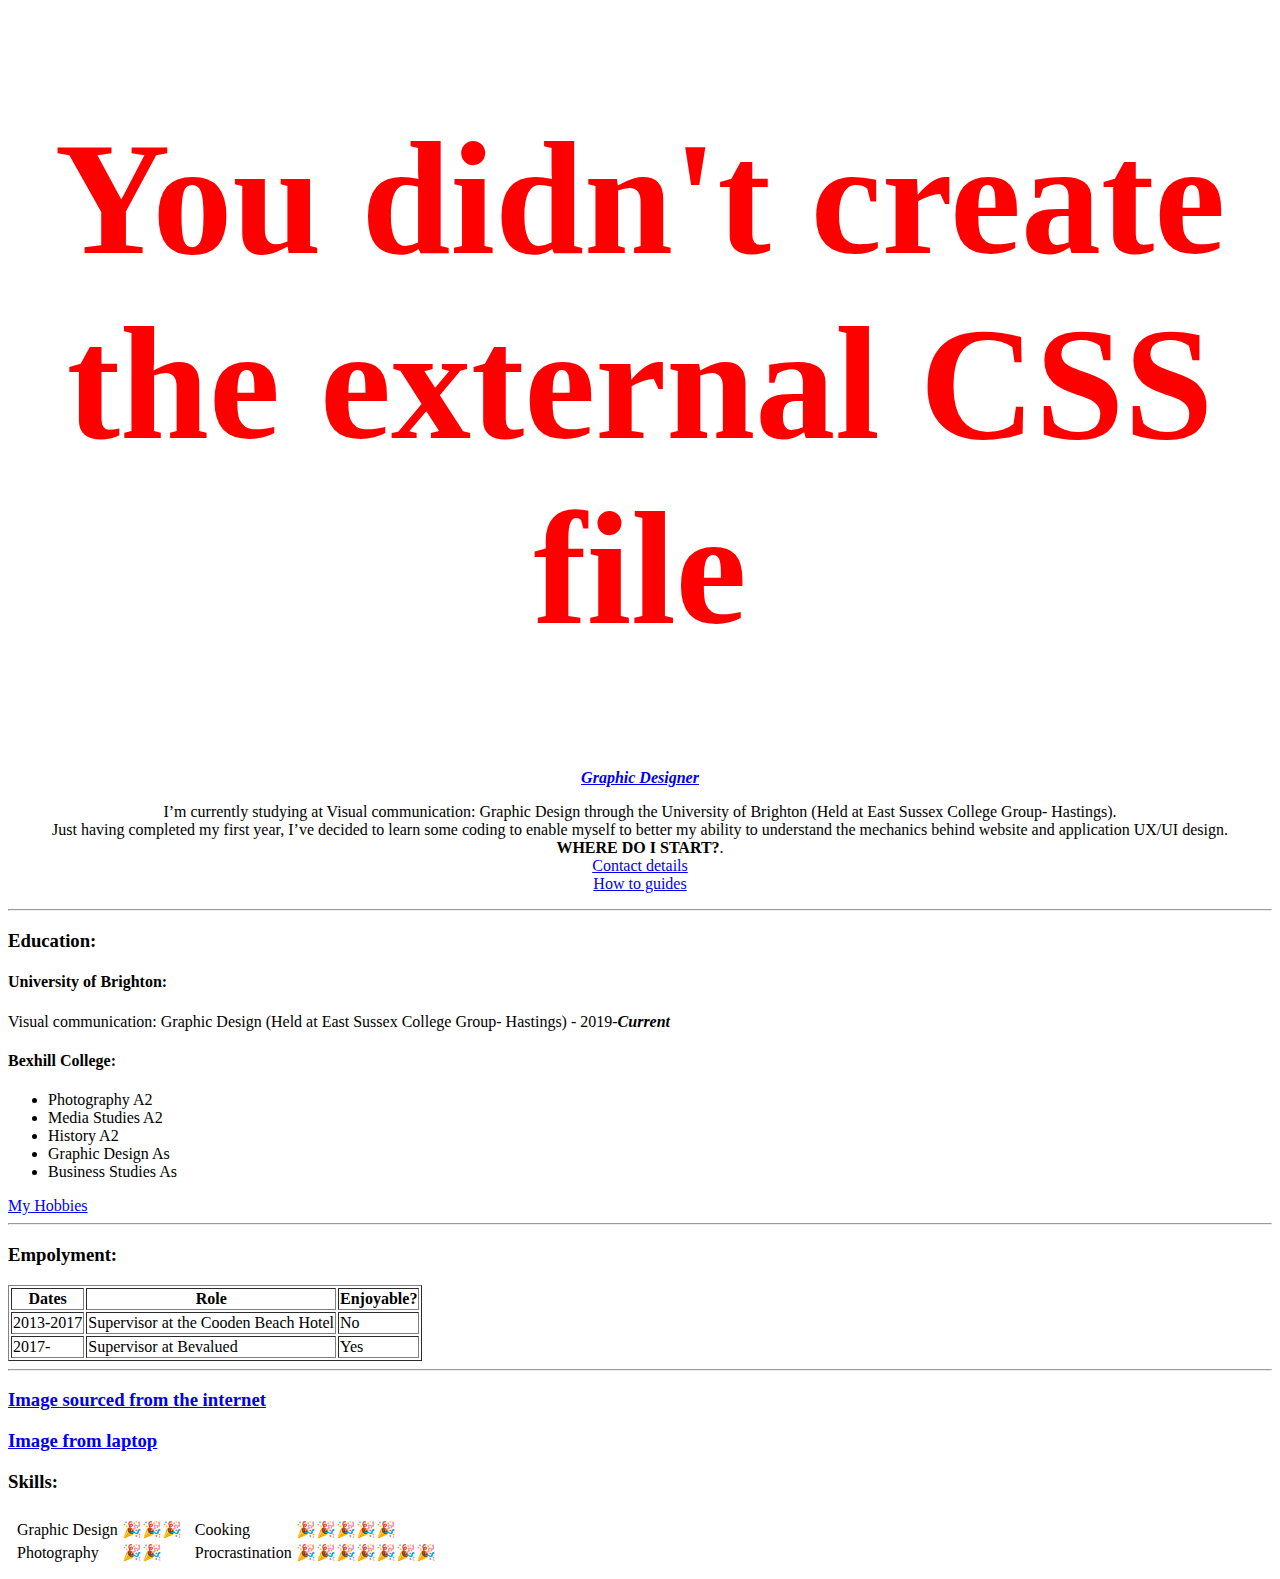
<file: index.html>
<!DOCTYPE html>
<html lang="en" dir="ltr">

<head>
  <meta charset="utf-8">
  <title>Jem's Personal Site</title>
  <link rel="stylesheet" href="css/styles.css">
</head>

<body>
  <center>
    <h1><strong>You didn't create the external CSS file</strong></h1>
    <p><strong><em><a href="https://www.google.com/search?q=define+graphic+designer&oq=Define+graphic+designer&aqs=chrome.0.0l8.7118j1j7&sourceid=chrome&ie=UTF-8">Graphic Designer</a></em></strong></p>
    <p>I’m currently studying at Visual communication: Graphic Design through the University of Brighton (Held at East Sussex College Group- Hastings).<br /> Just having completed my first year, I’ve decided to learn some coding to enable myself to
      better my ability to understand the mechanics behind website and application UX/UI design.<br> <strong>WHERE DO I START?</strong>.<br> <a href="Contact-Details.html">Contact details</a> <br /> <a href="How-to-guides.html">How to guides</a>
    </p>
    <hr>
  </center>
  <h3>Education:</h3>
  <h4>University of Brighton:</h4>
  <p>Visual communication: Graphic Design (Held at East Sussex College Group- Hastings) - 2019-<strong><em>Current</em></strong></p>
  <h4>Bexhill College:</h4>
  <ul>
    <li>Photography A2</li>
    <li>Media Studies A2</li>
    <li>History A2</li>
    <li>Graphic Design As </li>
    <li>Business Studies As</li>
  </ul>
  <a href="Hobbies.html">My Hobbies</a>
  <hr>
  <h3>Empolyment:</h3>
  <table border="1">
    <thead>
      <tr>
        <th>Dates</th>
        <th>Role</th>
        <th>Enjoyable?</th>
      </tr>
    </thead>
    <tbody>
      <tr>
        <td>2013-2017</td>
        <td>Supervisor at the Cooden Beach Hotel</td>
        <td>No</td>
      </tr>
      <tr>
        <td>2017-</td>
        <td>Supervisor at Bevalued</td>
        <td>Yes</td>
      </tr>
    </tbody>
  </table>
  <hr>
  <a href="Photo-from-internet.html">
    <h3>Image sourced from the internet</h3>
  </a>
  <a href="Photo-from-laptop.html">
    <h3>Image from laptop</h3>
  </a>
  <h3>Skills:</h3>
  <table cellspacing="5">
    <tr>
      <td>
        <table>
          <tr>
            <td>Graphic Design</td>
            <td>🎉🎉🎉</td>
          </tr>
          <tr>
            <td>Photography</td>
            <td>🎉🎉</td>
          </tr>
        </table>
      </td>
      <td>
        <table>
          <tr>
            <td>Cooking</td>
            <td>🎉🎉🎉🎉🎉</td>
          </tr>
          <tr>
            <td>Procrastination</td>
            <td>🎉🎉🎉🎉🎉🎉🎉</td>
          </tr>
        </table>
      </td>
    </tr>
  </table>


</body>

</html>
</file>
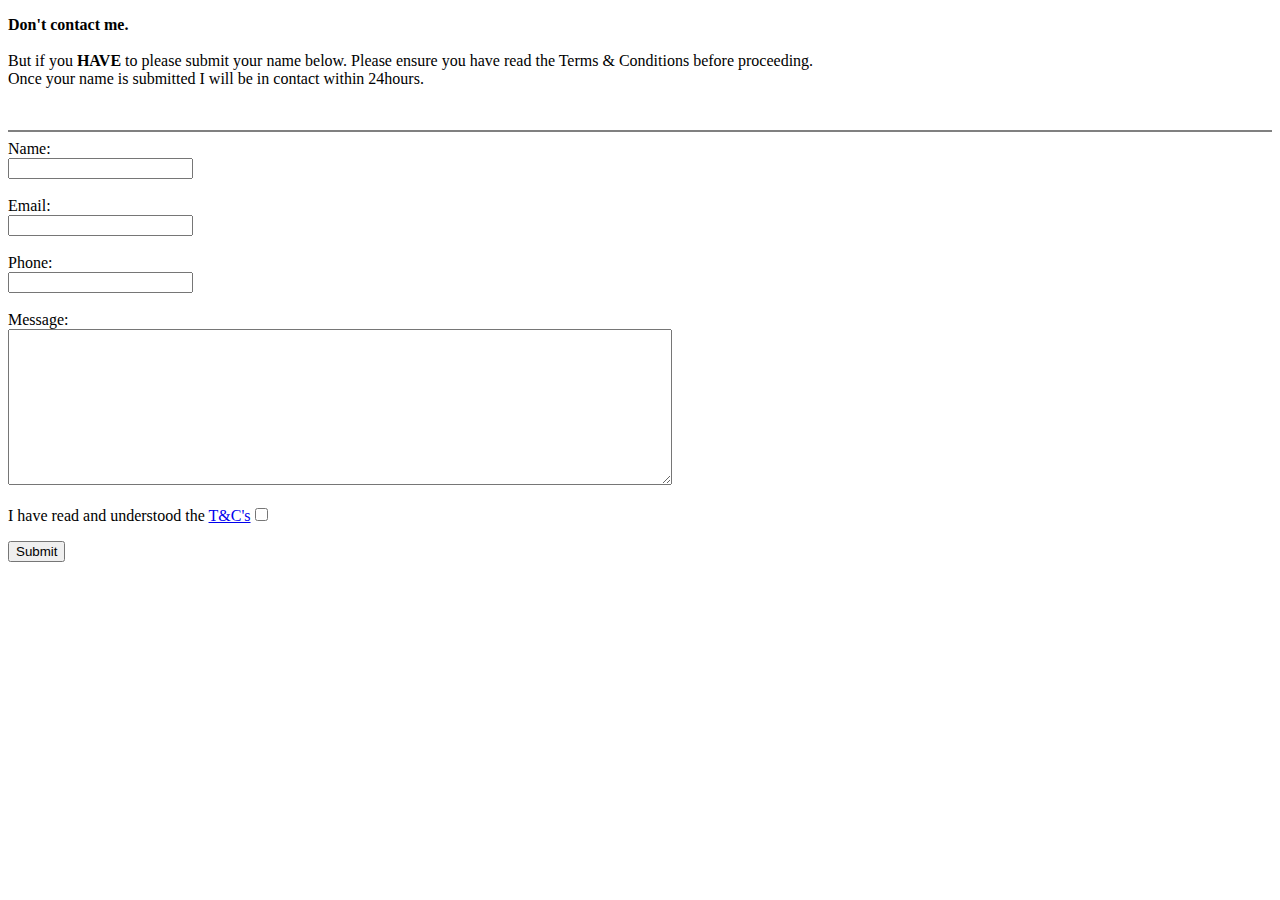
<file: Contact-Details.html>
<!DOCTYPE html>
<html lang="en" dir="ltr">

<head>
  <meta charset="utf-8">
  <title>Contact Details</title>
</head>

<body>
  <p><strong>Don't contact me.</strong><br> <br> But if you <Strong>HAVE</Strong> to please submit your name below. Please ensure you have read the Terms & Conditions before proceeding.<br /> Once your name is submitted I will be in contact within 24hours.</p>
  <br>
  <hr size="2" noshade>
        <form action="mailto:Deaddrop" method="post" enctype="text/plain">
          <label>Name:</label><br>
          <input type="text" name="Name" value=""><br>
          <br>
        <label>Email:</label><br>
        <input type="email" name="Email" value=""><br>
        <br>
        <label>Phone:</label><br>
        <input type="text" name="Phone" value=""><br>
        <br>
        <label>Message:</label><br>
        <textarea name="Message" rows="10" cols="80"></textarea>

  <p>I have read and understood the  <a href="T&C's.html">T&C's</a><input type="checkbox"></p>
  <input type="submit" name="">

  </form>
</body>

</html>
</file>
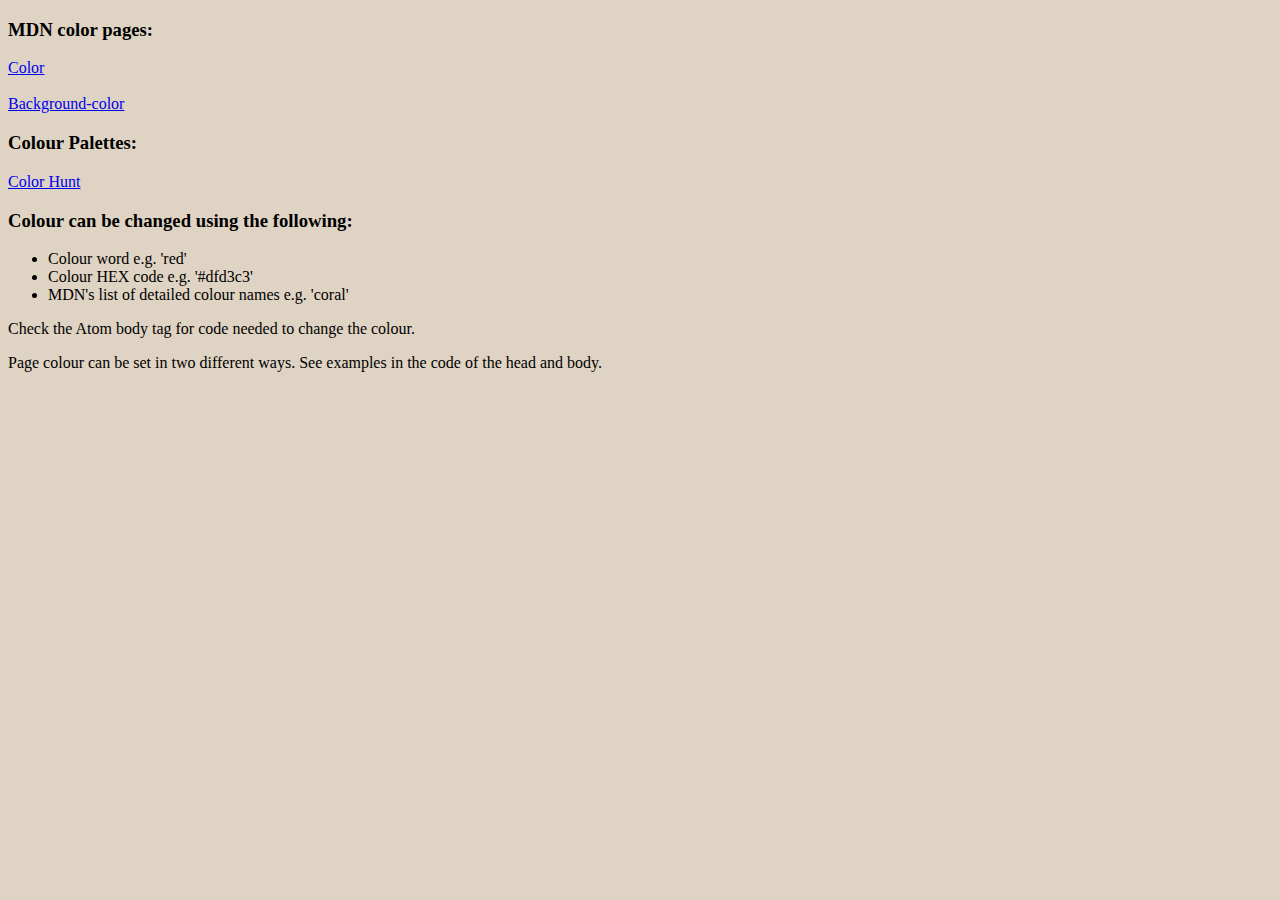
<file: CSS-Colour-guide.html>
<!DOCTYPE html>
<html lang="en" dir="ltr">

<head>
  <meta charset="utf-8">
  <title>CSS colour guide</title>

  <style>
    body {background-color:#dfd3c3;}
  </style>
</head>

<body style="background-color:#dfd3c3;">
  <h3>MDN color pages:</h3>
  <a href="https://developer.mozilla.org/en-US/docs/Web/CSS/color_value">Color</a><br /><br />
  <a href="https://developer.mozilla.org/en-US/docs/Web/CSS/background-color">Background-color</a>
  <h3>Colour Palettes:</h3>
  <a href="https://colorhunt.co/">Color Hunt</a>
  <h3>Colour can be changed using the following:</h3>
  <ul>
    <li>Colour word e.g. 'red'</li>
    <li>Colour HEX code e.g. '#dfd3c3'</li>
    <li>MDN's list of detailed colour names e.g. 'coral'</li>
  </ul>

  <p>Check the Atom body tag for code needed to change the colour.</p>
  <p>Page colour can be set in two different ways. See examples in the code of the head and body.</p>

</body>

</html>
</file>
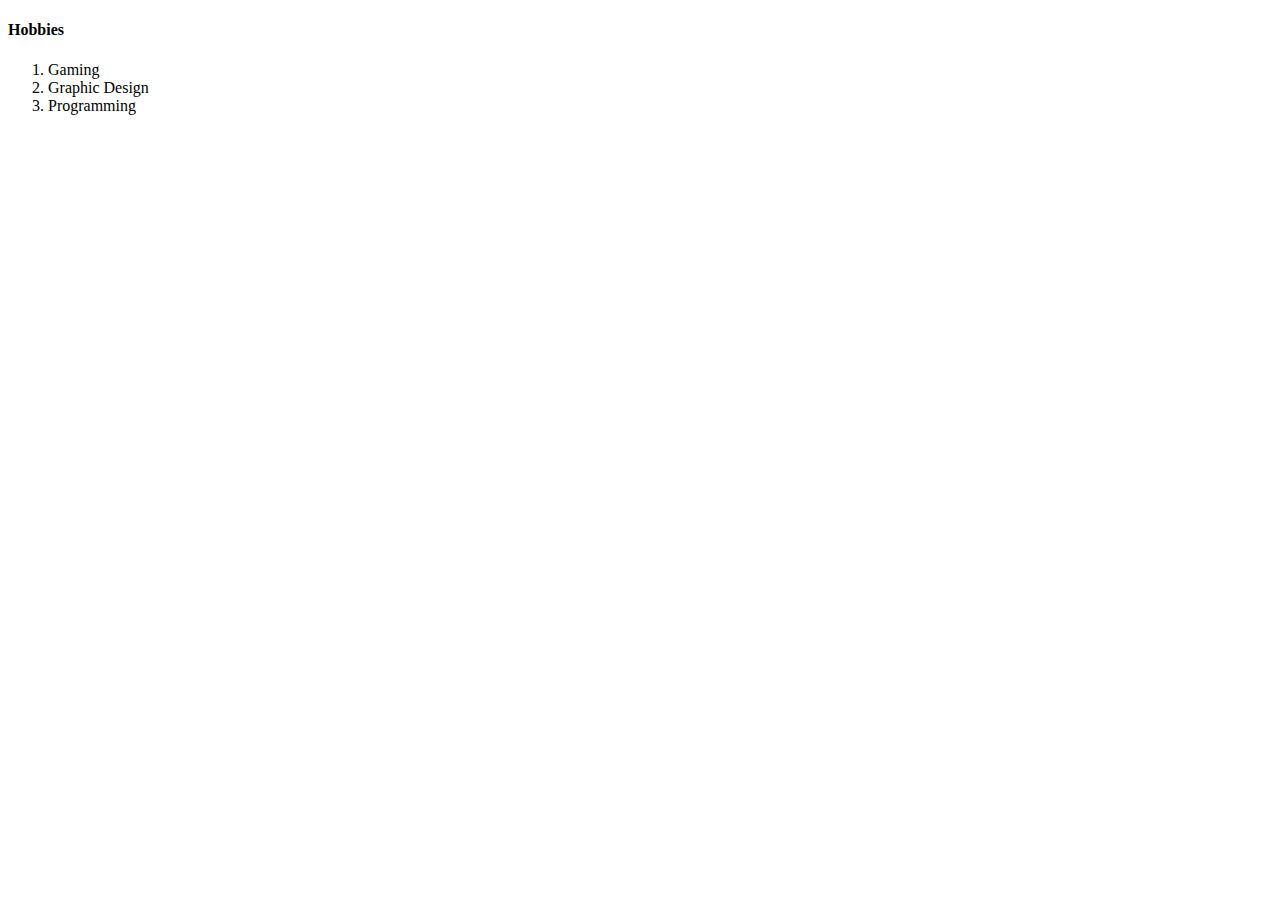
<file: Hobbies.html>
<!DOCTYPE html>
<html lang="en" dir="ltr">
  <head>
    <meta charset="utf-8">
    <title>My Hobbies</title>
  </head>
  <body>
    <h4>Hobbies</h4>
    <ol>
      <li>Gaming</li>
      <li>Graphic Design</li>
      <li>Programming</li>
    </ol>
  </body>
</html>
</file>
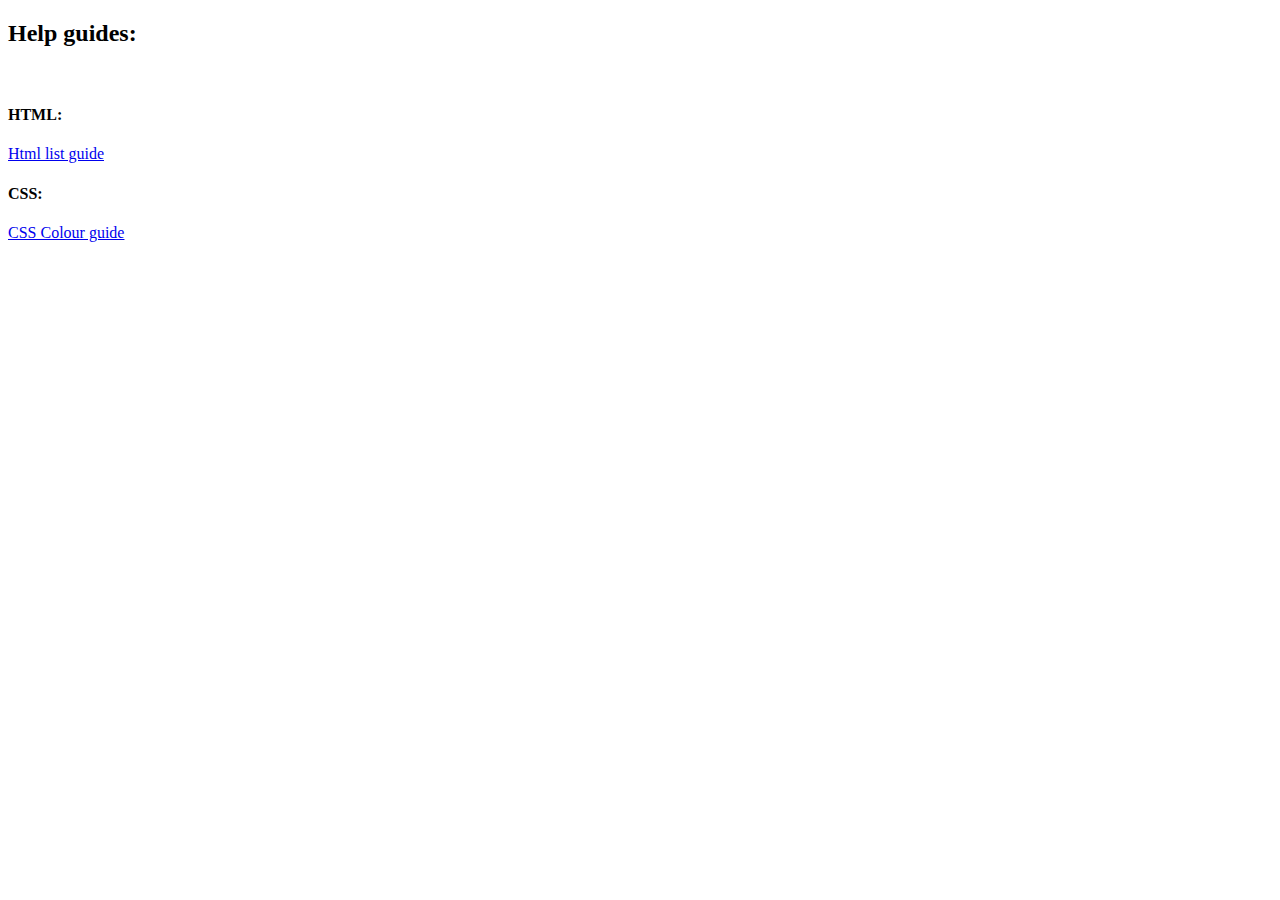
<file: How-to-guides.html>
<!DOCTYPE html>
<html lang="en" dir="ltr">

<head>
  <meta charset="utf-8">
  <title>How to Guides</title>
</head>

<body>
  <h2>Help guides:</h2><br>
  <h4>HTML:</h4>
  <a href="Html-list-guide.html">Html list guide</a><br>
  <h4>CSS:</h4>
  <a href="CSS-Colour-guide.html">CSS Colour guide</a><br>

</body>

</html>
</file>
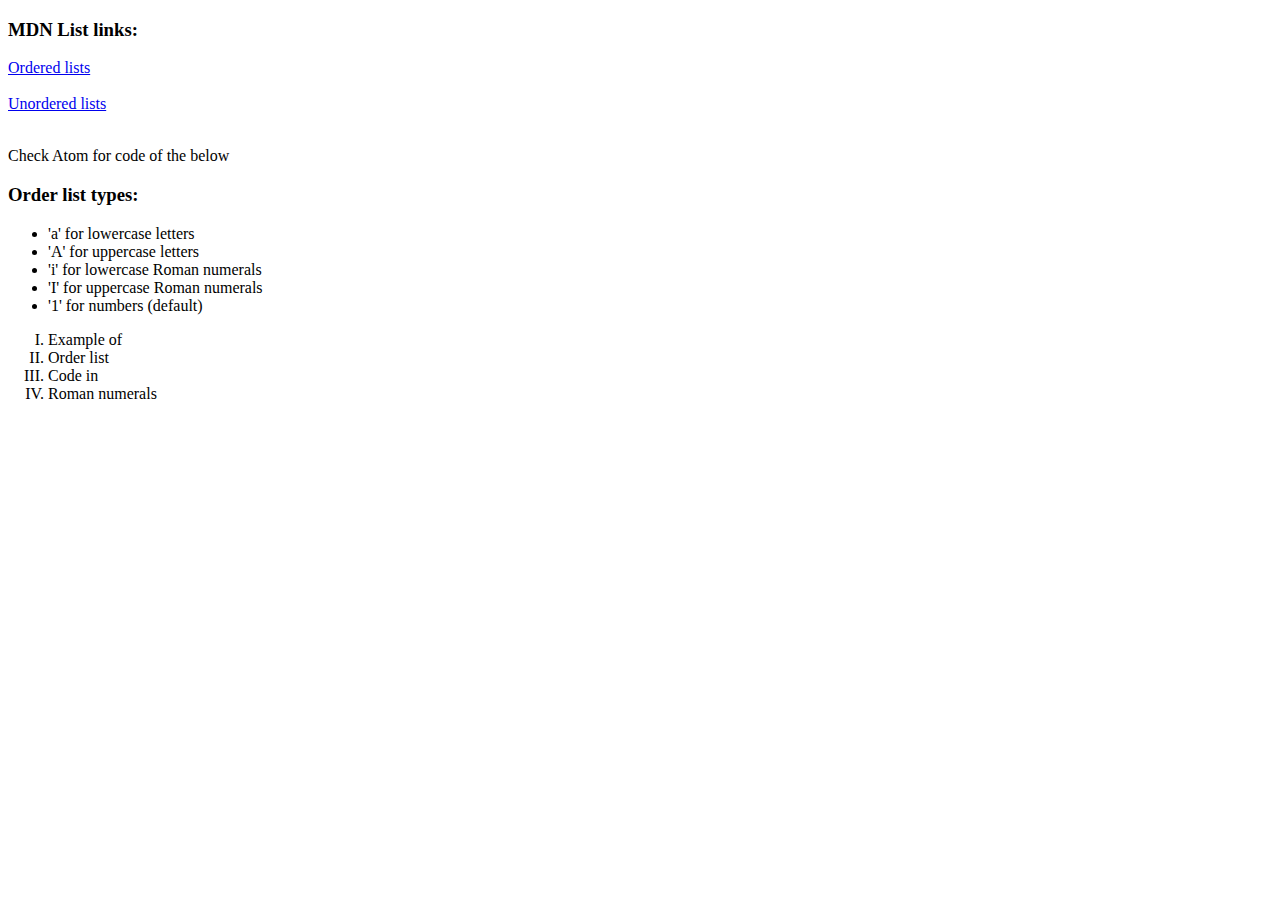
<file: Html-list-guide.html>
<!DOCTYPE html>
<html lang="en" dir="ltr">

<head>
  <meta charset="utf-8">
  <title>Html list guide</title>
</head>

<body>
  <h3>MDN List links:</h3>
  <a href="https://developer.mozilla.org/en-US/docs/Web/HTML/Element/ol">Ordered lists</a><br /><br>
  <a href="https://developer.mozilla.org/en-US/docs/Web/HTML/Element/ul">Unordered lists</a><br><br>
  <p>Check Atom for code of the below</p>
  <h3>Order list types:</h3>
  <ul>
    <li>'a' for lowercase letters</li>
    <li>'A' for uppercase letters</li>
    <li>'i' for lowercase Roman numerals</li>
    <li>'I' for uppercase Roman numerals</li>
    <li>'1' for numbers (default)</li>
  </ul>
  <ol type="I">
    <li>Example of</li>
    <li>Order list</li>
    <li>Code in</li>
    <li>Roman numerals</li>
  </ol>

</body>

</html>
</file>
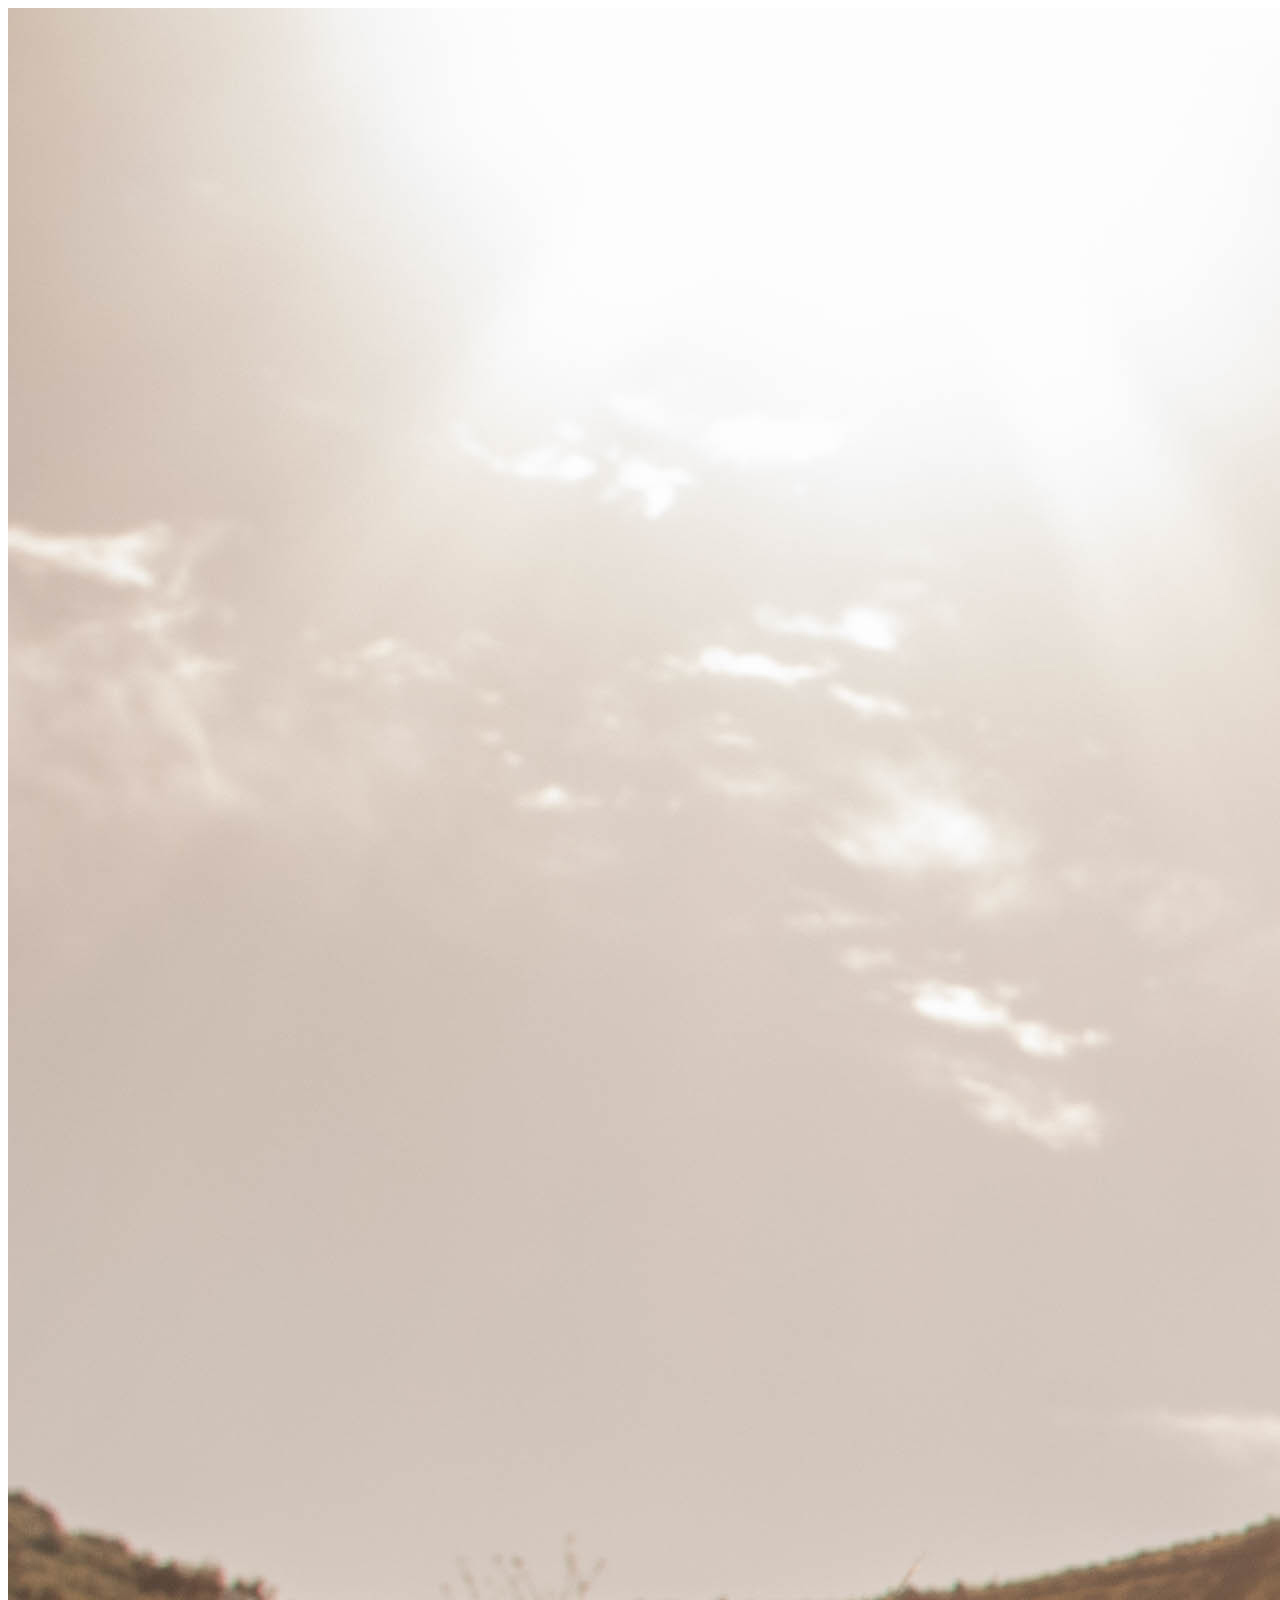
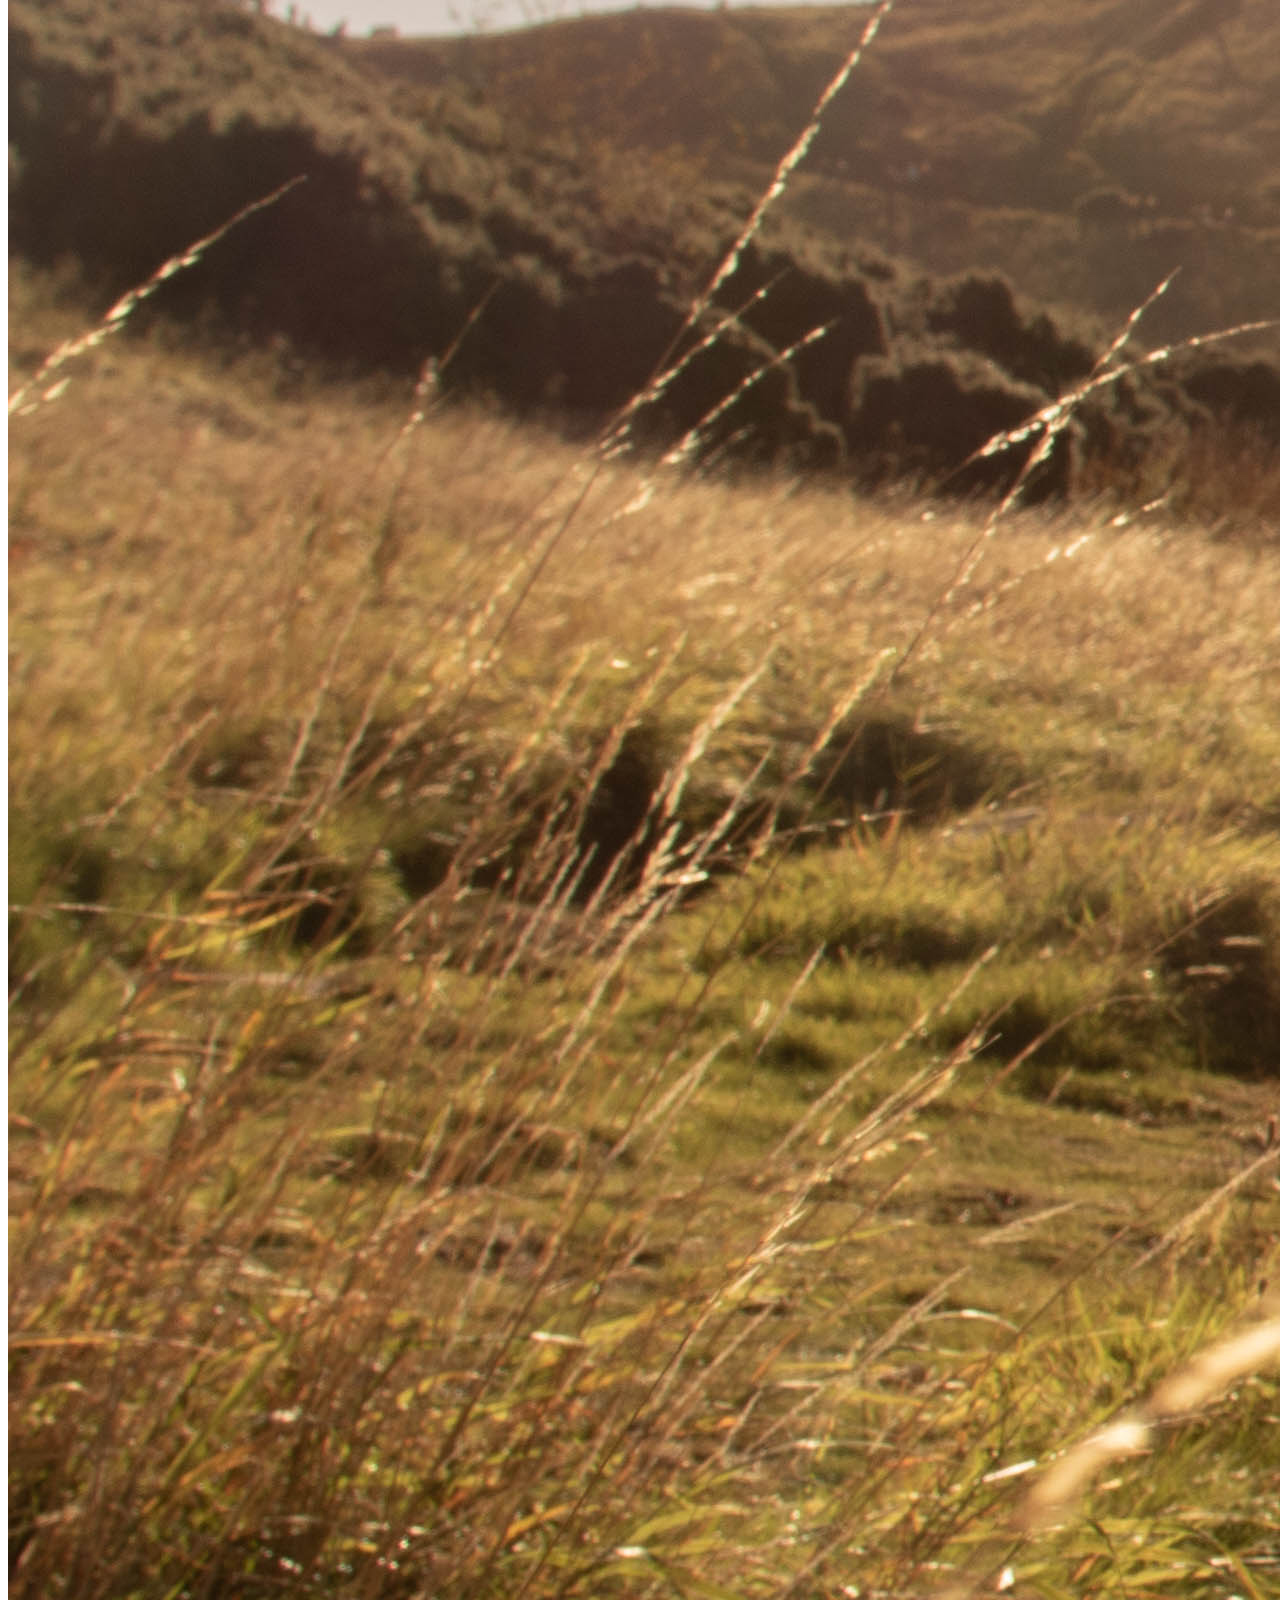
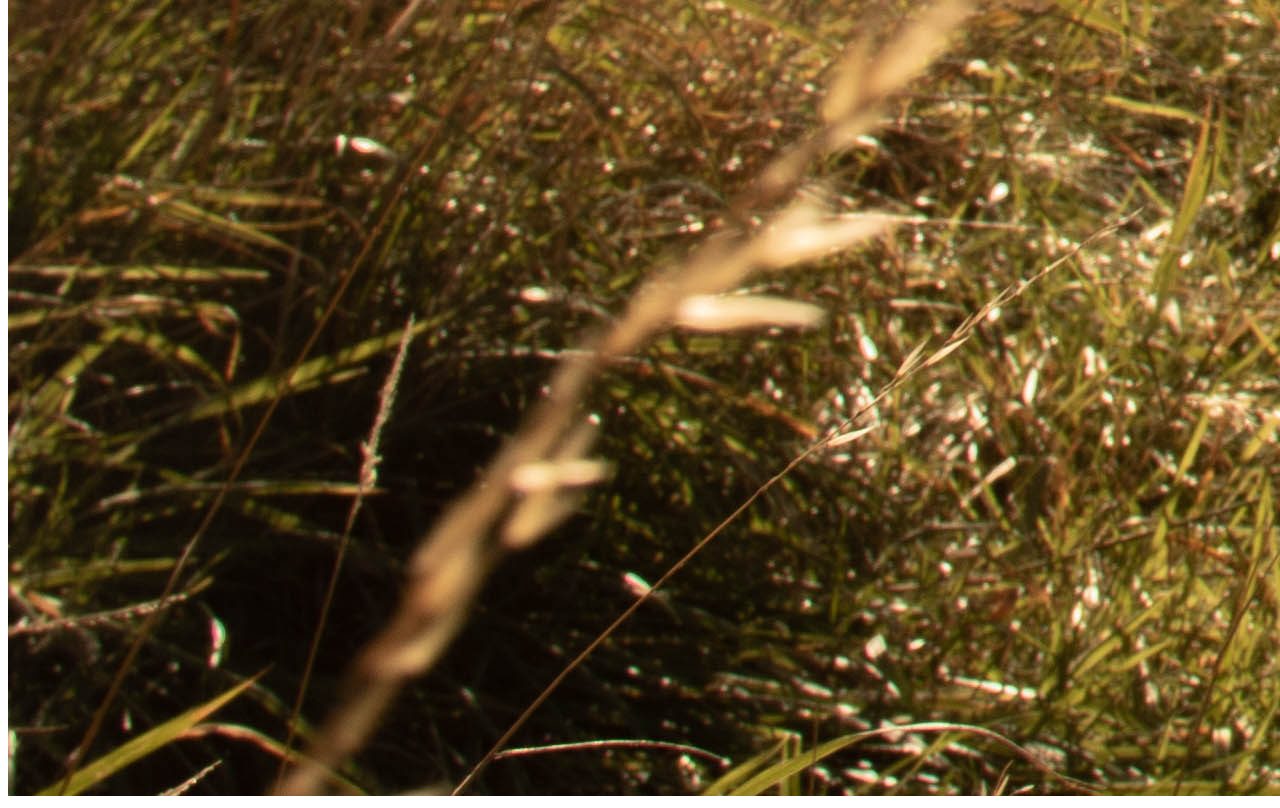
<file: Photo-from-laptop.html>
<!DOCTYPE html>
<html lang="en" dir="ltr">
  <head>
    <meta charset="utf-8">
    <title>Photo from laptop</title>
  </head>
  <body>
    <img src="IMG_0274.jpg" alt="Edinburgh">
  </body>
</html>
</file>
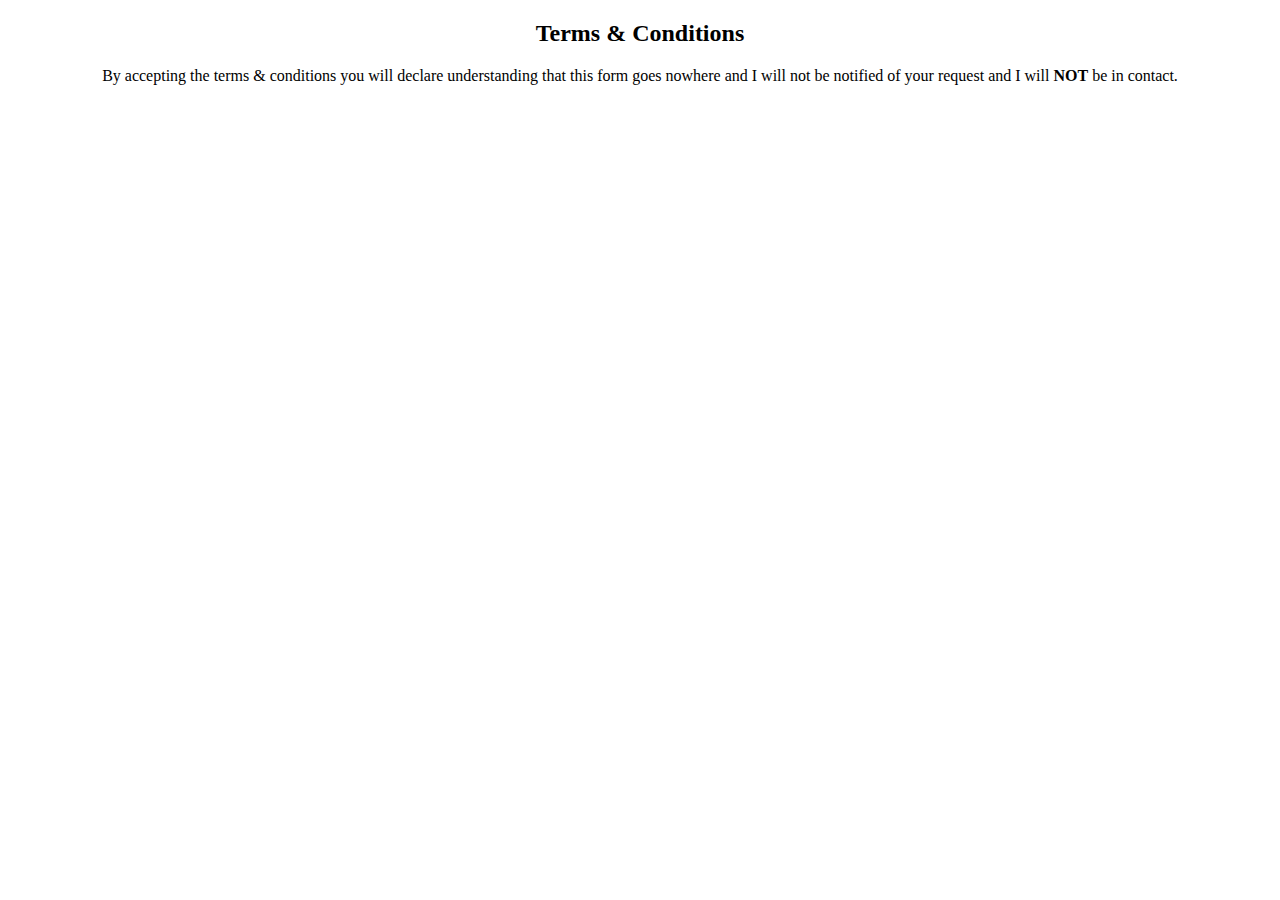
<file: T&C's.html>
<!DOCTYPE html>
<html lang="en" dir="ltr">
  <head>
    <meta charset="utf-8">
    <title>Terms & Conditions</title>
  </head>
  <body>
    <center>
<h2>Terms & Conditions</h2>
<p>By accepting the terms & conditions you will declare understanding that this form goes nowhere and I will not be notified of your request and I will <strong>NOT</strong> be in contact.</p>
  </center>
  </body>
</html>
</file>
<file: css/styles.css>
h1 {
    font-size: 10rem; 
    color: Red;
}
</file>
